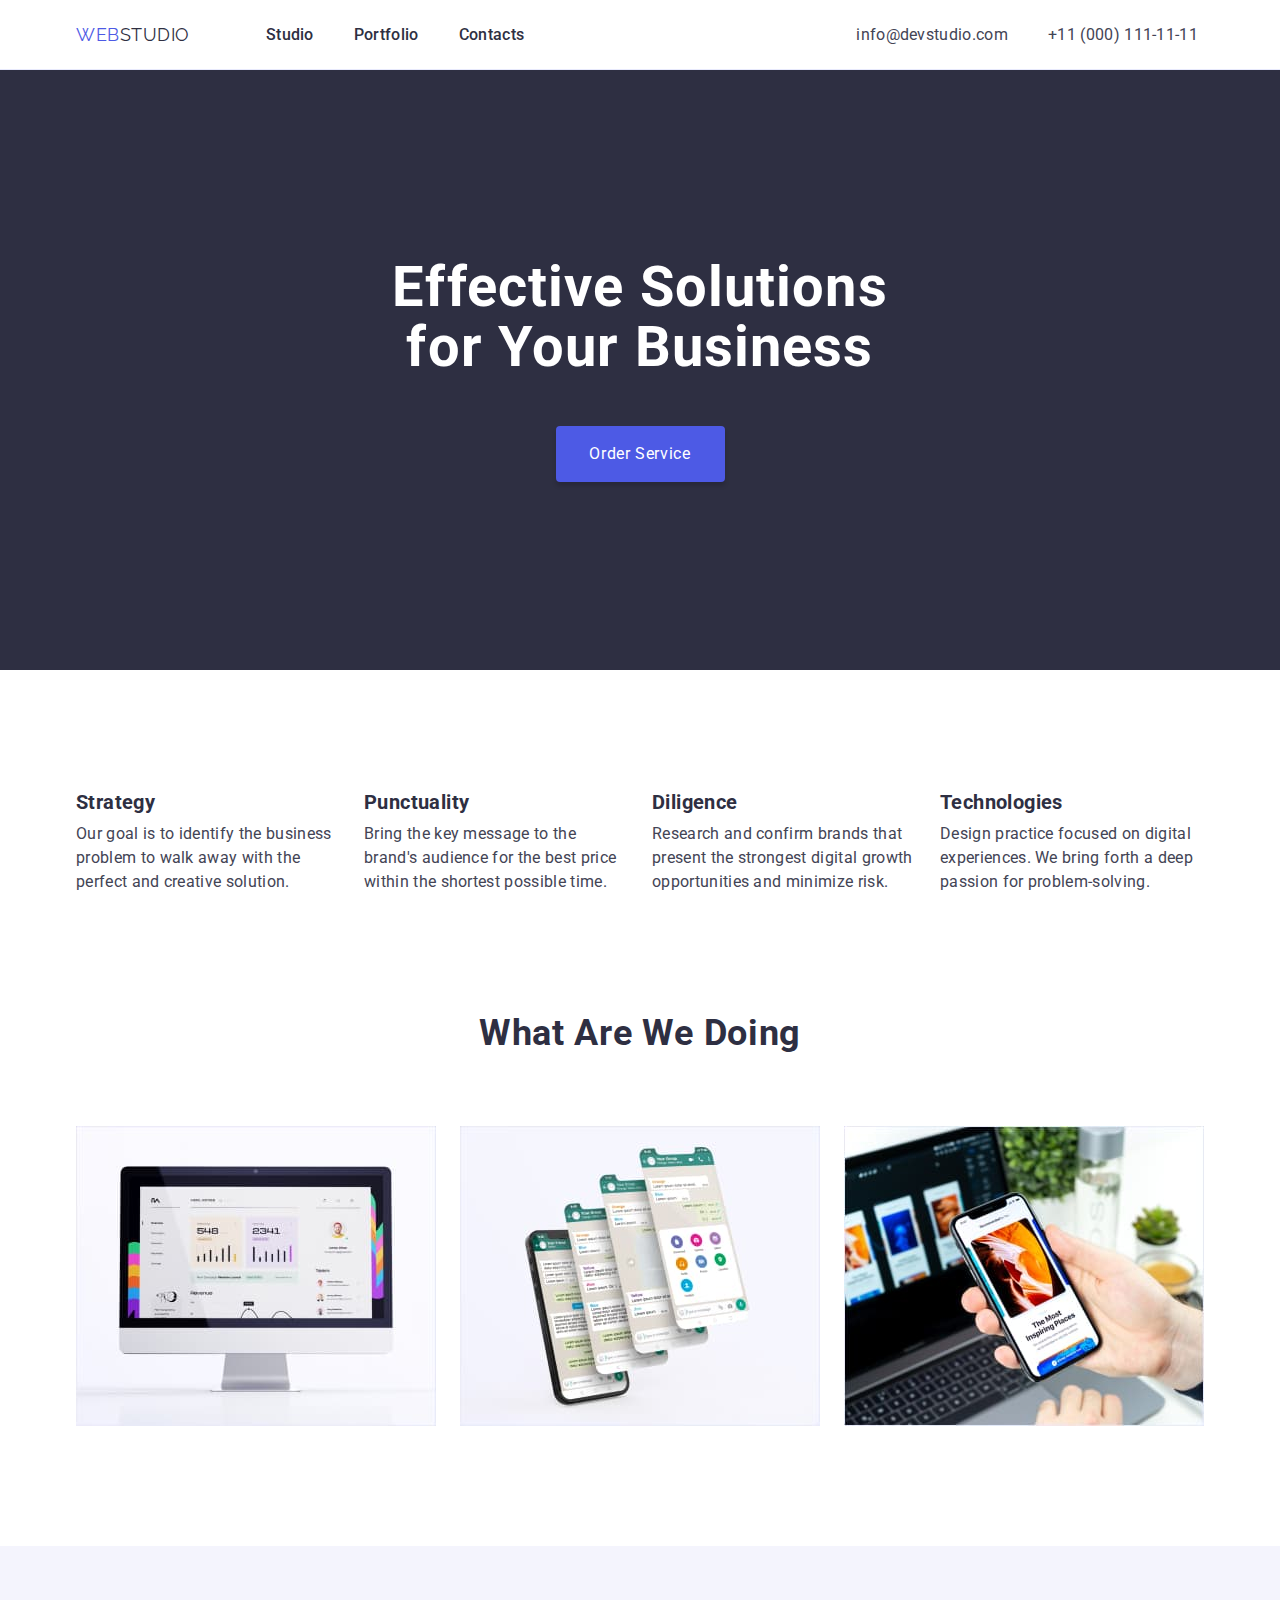
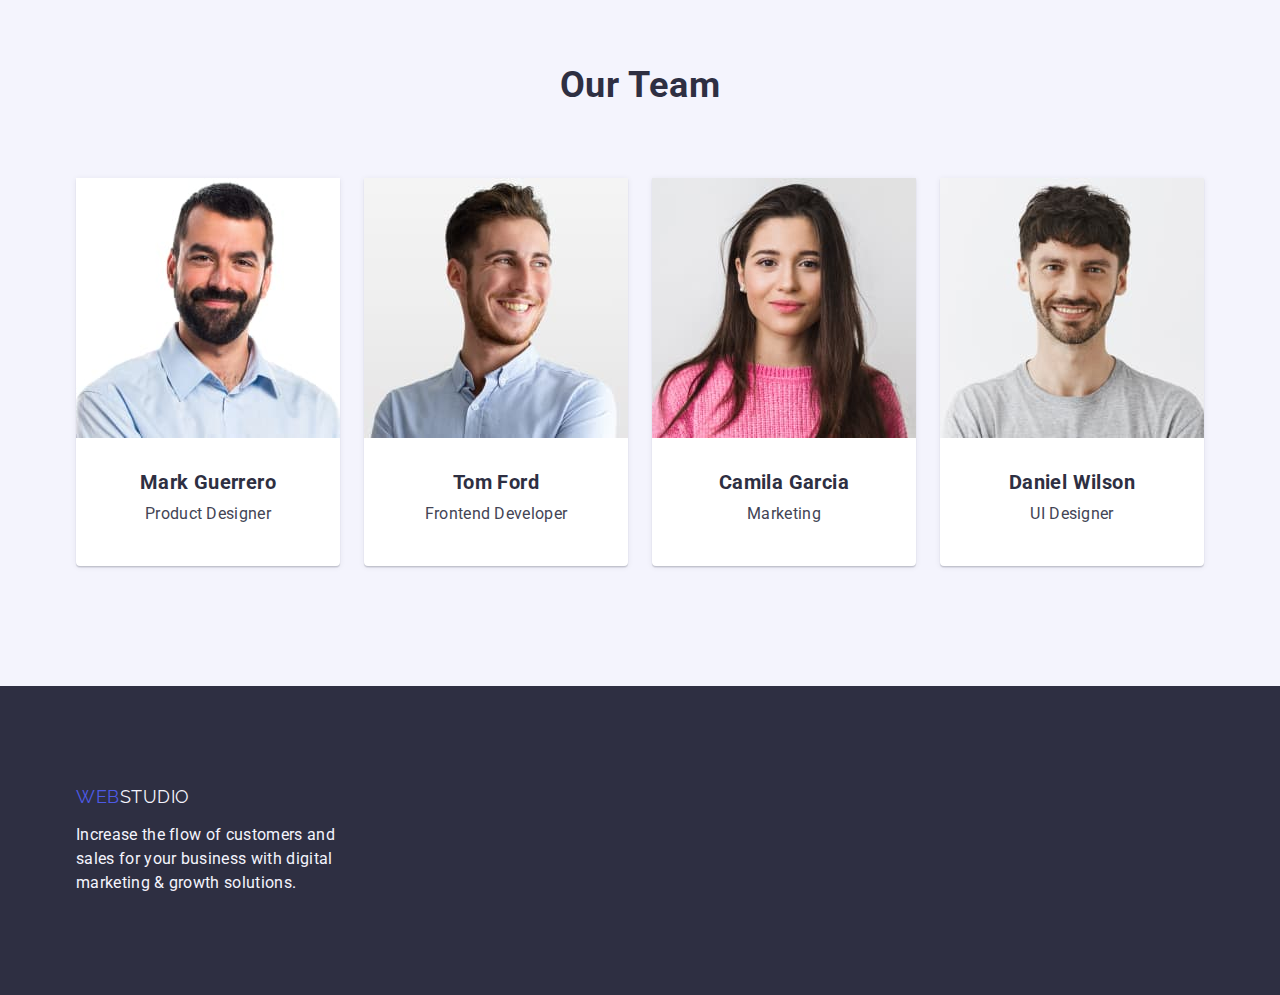
<file: index.html>
<!DOCTYPE html>
<html lang="en">
  <head>
    <meta charset="UTF-8" />
    <meta http-equiv="X-UA-Compatible" content="IE=edge" />
    <meta name="viewport" content="width=device-width, initial-scale=1.0" />
    <title>Web-studio</title>
    <link rel="preconnect" href="https://fonts.googleapis.com" />
    <link rel="preconnect" href="https://fonts.gstatic.com" crossorigin />
    <link
      href="https://fonts.googleapis.com/css2?family=Raleway:wght@800&family=Roboto:wght@400;500;700;900&display=swap"
      rel="stylesheet"
    />
    <link
      rel="stylesheet"
      href="https://cdnjs.cloudflare.com/ajax/libs/modern-normalize/2.0.0/modern-normalize.min.css"
    />
    <link rel="stylesheet" href="./css/styles.css" />
  </head>

  <body>
    <!-- header -->
    <header class="page-header">
      <div class="container header-container">
        <nav class="menu">
          <a class="link logo" href="./index.html"
            >Web<span class="logo-part">Studio</span></a
          >
          <ul class="list navigation">
            <li><a class="link menu-nav" href="./index.html">Studio</a></li>
            <li>
              <a class="link menu-nav" href="./portfolio.html">Portfolio</a>
            </li>
            <li><a class="link menu-nav" href="">Contacts</a></li>
          </ul>
        </nav>
        <address>
          <ul class="list contacts">
            <li>
              <a class="link contact-item" href="mailto:info@devstudio.com"
                >info@devstudio.com</a
              >
            </li>
            <li>
              <a class="link contact-item" href="tel:+110001111111">
                +11 (000) 111-11-11</a
              >
            </li>
          </ul>
        </address>
      </div>
    </header>

    <!-- main -->
    <main>
      <!-- section hero -->
      <section class="hero">
        <div class="container hero-container">
          <h1 class="hero-title">Effective Solutions for Your Business</h1>
          <button class="button" type="button">Order Service</button>
        </div>
      </section>

      <!-- section 2 -->
      <section class="section">
        <div class="container">
          <h2 class="features-main-title" hidden>Features</h2>
          <ul class="list features-list">
            <li class="item">
              <h3 class="features-title">Strategy</h3>
              <p class="features-descr">
                Our goal is to identify the business problem to walk away with
                the perfect and creative solution.
              </p>
            </li>
            <li class="item">
              <h3 class="features-title">Punctuality</h3>
              <p class="features-descr">
                Bring the key message to the brand's audience for the best price
                within the shortest possible time.
              </p>
            </li>
            <li class="item">
              <h3 class="features-title">Diligence</h3>
              <p class="features-descr">
                Research and confirm brands that present the strongest digital
                growth opportunities and minimize risk.
              </p>
            </li>
            <li class="item">
              <h3 class="features-title">Technologies</h3>
              <p class="features-descr">
                Design practice focused on digital experiences. We bring forth a
                deep passion for problem-solving.
              </p>
            </li>
          </ul>
        </div>
      </section>

      <!-- section 3 -->
      <section class="wawd">
        <div class="container">
          <h2 class="wawd-title">What are we doing</h2>
          <ul class="list wawd-list">
            <li class="wawd-item">
              <img
                src="./images/wawd-1.jpg"
                alt="Desktop sites"
                width="360"
                height="300"
              />
            </li>
            <li class="wawd-item">
              <img
                src="./images/wawd-2.jpg"
                alt="Mobile applications"
                width="360"
                height="300"
              />
            </li>
            <li class="wawd-item">
              <img
                src="./images/wawd-3.jpg"
                alt="Mobile sites"
                width="360"
                height="300"
              />
            </li>
          </ul>
        </div>
      </section>

      <!-- section 4 -->
      <section class="our-team section">
        <div class="container">
          <h2 class="our-team-title">Our Team</h2>
          <ul class="list our-team-list">
            <li class="our-team-item">
              <img
                src="./images/ot-1.jpg"
                alt="Mark Guerrero"
                width="264"
                height="260"
              />
              <div class="our-team-card">
                <h3 class="our-team-name">Mark Guerrero</h3>
                <p class="our-team-work">Product Designer</p>
                <!-- <ul class="list our-team-networks">
                  <li>
                    <a href=""
                      ><img src="./images/networks-1.svg" alt="instagram"
                    /></a>
                  </li>
                  <li>
                    <a href=""
                      ><img src="./images/networks-2.svg" alt="twiter"
                    /></a>
                  </li>
                  <li>
                    <a href=""
                      ><img src="./images/networks-3.svg" alt="facebook"
                    /></a>
                  </li>
                  <li>
                    <a href=""
                      ><img src="./images/networks-4.svg" alt="linkedin"
                    /></a>
                  </li>
                </ul> -->
              </div>
            </li>

            <li class="our-team-item">
              <img
                src="./images/ot-2.jpg"
                alt="Tom Ford"
                width="264"
                height="260"
              />
              <div class="our-team-card">
                <h3 class="our-team-name">Tom Ford</h3>
                <p class="our-team-work">Frontend Developer</p>
                <!-- <ul class="list our-team-networks">
                  <li>
                    <a href=""
                      ><img src="./images/networks-1.svg" alt="instagram"
                    /></a>
                  </li>
                  <li>
                    <a href=""
                      ><img src="./images/networks-2.svg" alt="twiter"
                    /></a>
                  </li>
                  <li>
                    <a href=""
                      ><img src="./images/networks-3.svg" alt="facebook"
                    /></a>
                  </li>
                  <li>
                    <a href=""
                      ><img src="./images/networks-4.svg" alt="linkedin"
                    /></a>
                  </li>
                </ul> -->
              </div>
            </li>

            <li class="our-team-item">
              <img
                src="./images/ot-3.jpg"
                alt="Camila Garcia"
                width="264"
                height="260"
              />
              <div class="our-team-card">
                <h3 class="our-team-name">Camila Garcia</h3>
                <p class="our-team-work">Marketing</p>
                <!-- <ul class="list our-team-networks">
                  <li>
                    <a href=""
                      ><img src="./images/networks-1.svg" alt="instagram"
                    /></a>
                  </li>
                  <li>
                    <a href=""
                      ><img src="./images/networks-2.svg" alt="twiter"
                    /></a>
                  </li>
                  <li>
                    <a href=""
                      ><img src="./images/networks-3.svg" alt="facebook"
                    /></a>
                  </li>
                  <li>
                    <a href=""
                      ><img src="./images/networks-4.svg" alt="linkedin"
                    /></a>
                  </li>
                </ul> -->
              </div>
            </li>

            <li class="our-team-item">
              <img
                src="./images/ot-4.jpg"
                alt="Daniel Wilson"
                width="264"
                height="260"
              />
              <div class="our-team-card">
                <h3 class="our-team-name">Daniel Wilson</h3>
                <p class="our-team-work">UI Designer</p>
                <!-- <ul class="list our-team-networks">
                  <li>
                    <a href=""
                      ><img src="./images/networks-1.svg" alt="instagram"
                    /></a>
                  </li>
                  <li>
                    <a href=""
                      ><img src="./images/networks-2.svg" alt="twiter"
                    /></a>
                  </li>
                  <li>
                    <a href=""
                      ><img src="./images/networks-3.svg" alt="facebook"
                    /></a>
                  </li>
                  <li>
                    <a href=""
                      ><img src="./images/networks-4.svg" alt="linkedin"
                    /></a>
                  </li>
                </ul> -->
              </div>
            </li>
          </ul>
        </div>
      </section>
    </main>

    <!-- footer -->
    <footer class="footer">
      <div class="container">
        <a class="link logo" href="./index.html"
          >Web<span class="logo-part-footer">Studio</span></a
        >
        <p class="footer-descr">
          Increase the flow of customers and sales for your business with
          digital marketing & growth solutions.
        </p>
      </div>
    </footer>
  </body>
</html>
</file>
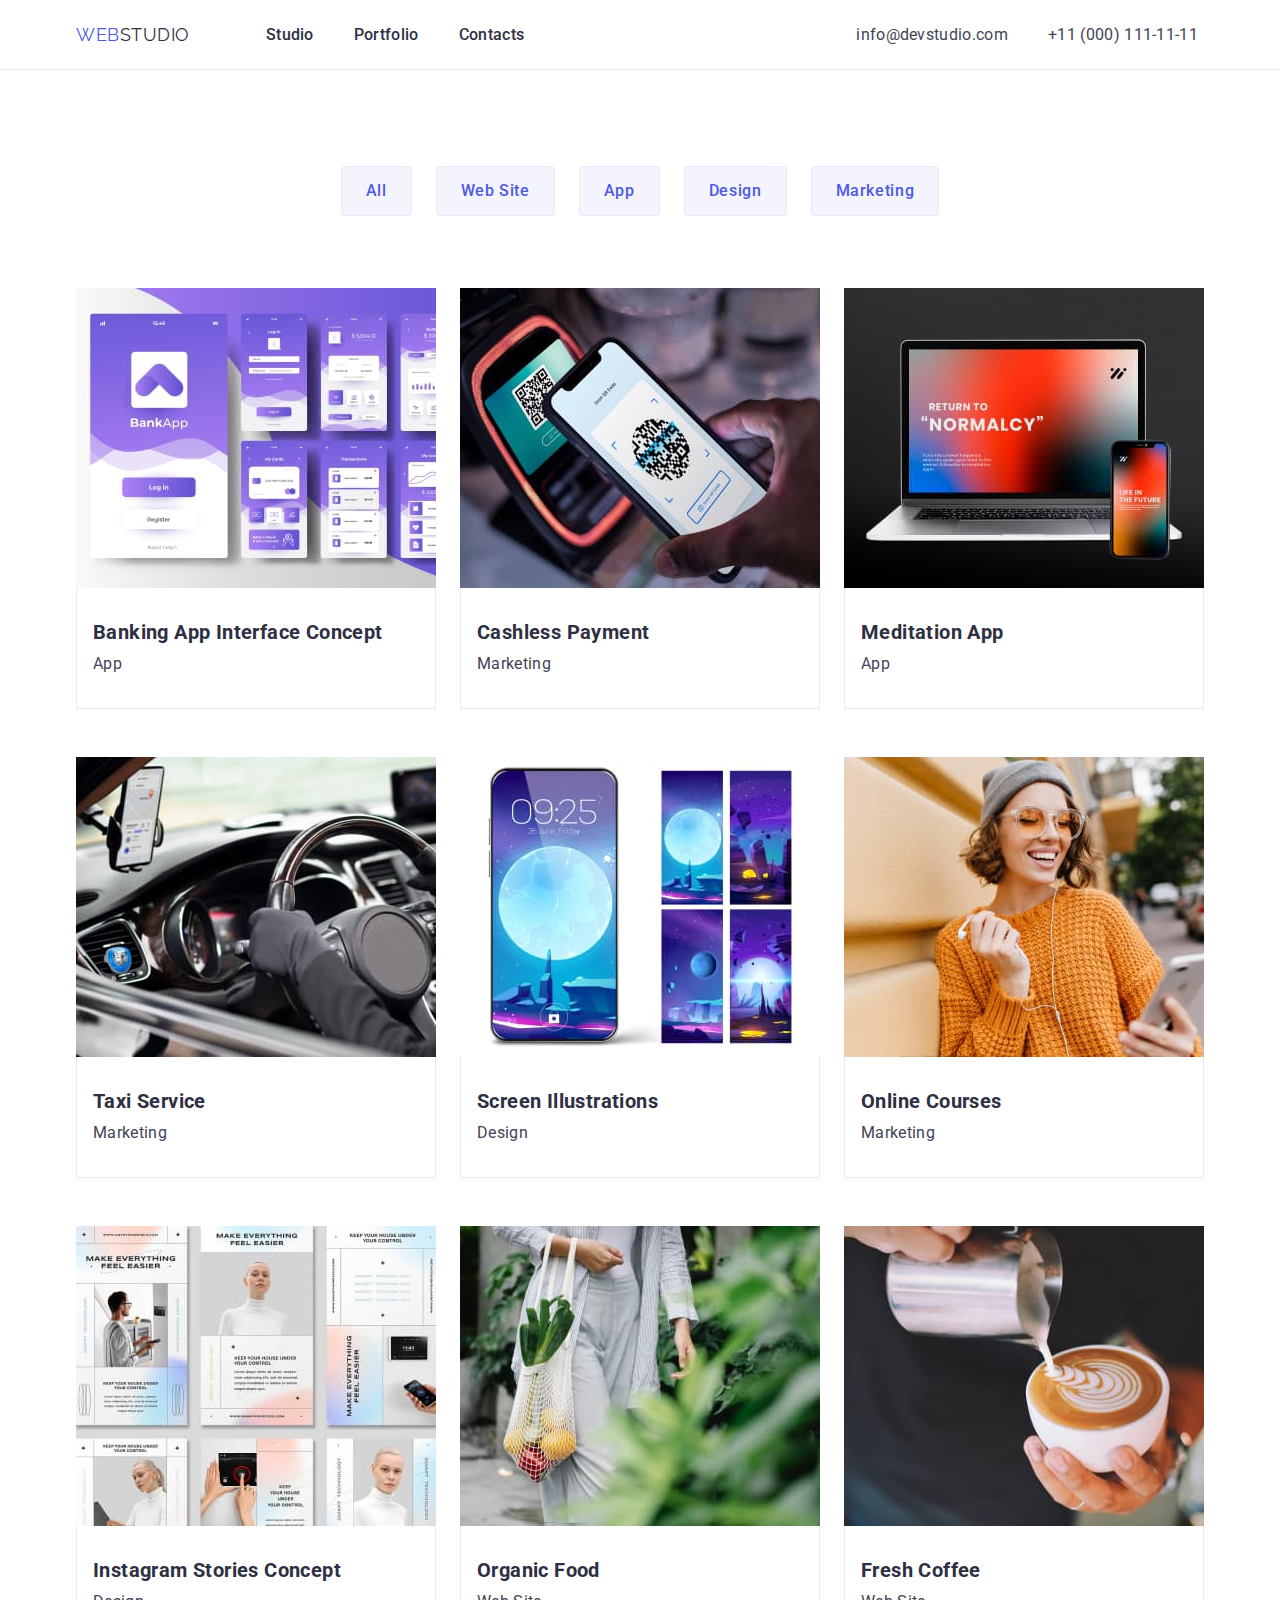
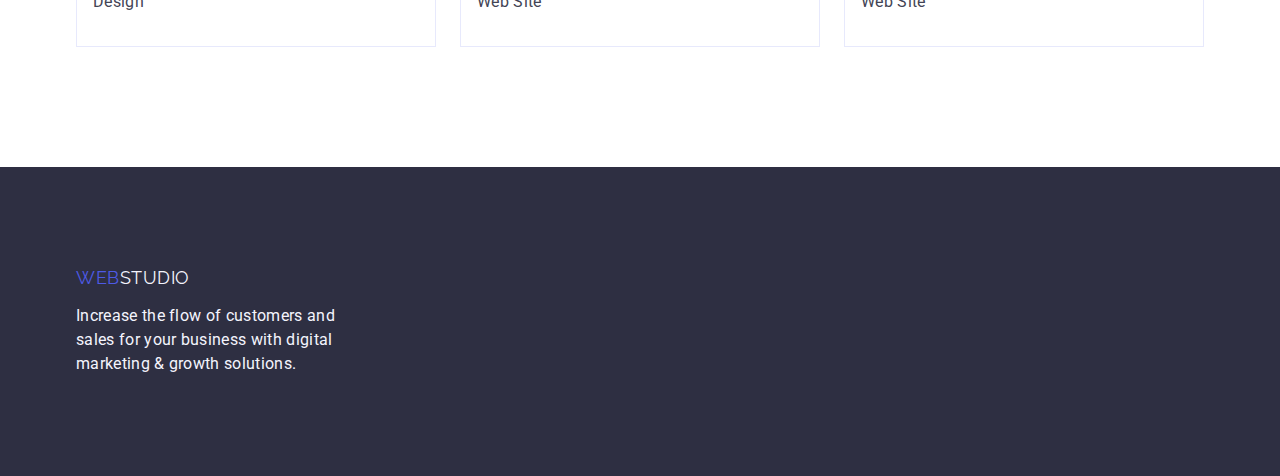
<file: portfolio.html>
<!DOCTYPE html>
<html lang="en">
  <head>
    <meta charset="UTF-8" />
    <meta http-equiv="X-UA-Compatible" content="IE=edge" />
    <meta name="viewport" content="width=device-width, initial-scale=1.0" />
    <title>Portfolio</title>
    <link rel="preconnect" href="https://fonts.googleapis.com" />
    <link rel="preconnect" href="https://fonts.gstatic.com" crossorigin />
    <link
      href="https://fonts.googleapis.com/css2?family=Raleway:wght@800&family=Roboto:wght@400;500;700;900&display=swap"
      rel="stylesheet"
    />
    <link
      rel="stylesheet"
      href="https://cdnjs.cloudflare.com/ajax/libs/modern-normalize/2.0.0/modern-normalize.min.css"
    />
    <link rel="stylesheet" href="./css/styles.css" />
  </head>

  <body>
    <!-- header -->
    <header class="page-header">
      <div class="container header-container">
        <nav class="menu">
          <a class="link logo" href="./index.html"
            >Web<span class="logo-part">Studio</span></a
          >
          <ul class="list navigation">
            <li><a class="link menu-nav" href="./index.html">Studio</a></li>
            <li>
              <a class="link menu-nav" href="./portfolio.html">Portfolio</a>
            </li>
            <li><a class="link menu-nav" href="">Contacts</a></li>
          </ul>
        </nav>
        <address>
          <ul class="list contacts">
            <li>
              <a class="link contact-item" href="mailto:info@devstudio.com"
                >info@devstudio.com</a
              >
            </li>
            <li>
              <a class="link contact-item" href="tel:+110001111111">
                +11 (000) 111-11-11</a
              >
            </li>
          </ul>
        </address>
      </div>
    </header>

    <!-- main -->
    <main>
      <section class="examples">
        <div class="container examples-container">
          <h1 hidden>Examples of work</h1>
          <ul class="list filter-list">
            <li class="filter">
              <button class="portfolio-filter" type="button">All</button>
            </li>
            <li class="filter">
              <button class="portfolio-filter" type="button">Web Site</button>
            </li>
            <li class="filter">
              <button class="portfolio-filter" type="button">App</button>
            </li>
            <li class="filter">
              <button class="portfolio-filter" type="button">Design</button>
            </li>
            <li class="filter">
              <button class="portfolio-filter" type="button">Marketing</button>
            </li>
          </ul>

          <ul class="list examples-list">
            <li class="examples-item">
              <a class="link" href="">
                <img
                  src="./images/portfolio/pex-1.jpg"
                  alt="mobile app"
                  width="360"
                  height="300"
                />
                <div class="card">
                  <h2 class="examles-title">Banking App Interface Concept</h2>
                  <p class="examples-descr">App</p>
                </div>
              </a>
            </li>

            <li class="examples-item">
              <a class="link" href="">
                <img
                  src="./images/portfolio/pex-2.jpg"
                  alt="phone with qr-code"
                  width="360"
                  height="300"
                />
                <div class="card">
                  <h2 class="examles-title">Cashless Payment</h2>
                  <p class="examples-descr">Marketing</p>
                </div>
              </a>
            </li>

            <li class="examples-item">
              <a class="link" href="">
                <img
                  src="./images/portfolio/pex-3.jpg"
                  alt="laptop and phone"
                  width="360"
                  height="300"
                />
                <div class="card">
                  <h2 class="examles-title">Meditation App</h2>
                  <p class="examples-descr">App</p>
                </div>
              </a>
            </li>

            <li class="examples-item">
              <a class="link" href="">
                <img
                  src="./images/portfolio/pex-4.jpg"
                  alt="car inside"
                  width="360"
                  height="300"
                />
                <div class="card">
                  <h2 class="examles-title">Taxi Service</h2>
                  <p class="examples-descr">Marketing</p>
                </div>
              </a>
            </li>

            <li class="examples-item">
              <a class="link" href="">
                <img
                  src="./images/portfolio/pex-5.jpg"
                  alt="phone screen"
                  width="360"
                  height="300"
                />
                <div class="card">
                  <h2 class="examles-title">Screen Illustrations</h2>
                  <p class="examples-descr">Design</p>
                </div>
              </a>
            </li>

            <li class="examples-item">
              <a class="link" href="">
                <img
                  src="./images/portfolio/pex-6.jpg"
                  alt="girl with phone"
                  width="360"
                  height="300"
                />
                <div class="card">
                  <h2 class="examles-title">Online Courses</h2>
                  <p class="examples-descr">Marketing</p>
                </div>
              </a>
            </li>

            <li class="examples-item">
              <a class="link" href="">
                <img
                  src="./images/portfolio/pex-7.jpg"
                  alt="instagram stories"
                  width="360"
                  height="300"
                />
                <div class="card">
                  <h2 class="examles-title">Instagram Stories Concept</h2>
                  <p class="examples-descr">Design</p>
                </div>
              </a>
            </li>

            <li class="examples-item">
              <a class="link" href="">
                <img
                  src="./images/portfolio/pex-8.jpg"
                  alt="food"
                  width="360"
                  height="300"
                />
                <div class="card">
                  <h2 class="examles-title">Organic Food</h2>
                  <p class="examples-descr">Web Site</p>
                </div>
              </a>
            </li>

            <li class="examples-item">
              <a class="link" href="">
                <img
                  src="./images/portfolio/pex-9.jpg"
                  alt="cup of coffee"
                  width="360"
                  height="300"
                />
                <div class="card">
                  <h2 class="examles-title">Fresh Coffee</h2>
                  <p class="examples-descr">Web Site</p>
                </div>
              </a>
            </li>
          </ul>
        </div>
      </section>
    </main>

    <!-- footer -->
    <footer class="footer">
      <div class="container">
        <a class="link logo" href="./index.html"
          >Web<span class="logo-part-footer">Studio</span></a
        >
        <p class="footer-descr">
          Increase the flow of customers and sales for your business with
          digital marketing & growth solutions.
        </p>
      </div>
    </footer>
  </body>
</html>
</file>
<file: css/styles.css>
:root {
    --accent-color-text: #4D5AE5;
    --second-accent-color-text: #404BBF;
    --main-color-text: #434455;
    --second-color-text: #2E2F42;
}

body {
    font-family: 'Roboto', sans-serif;
    font-size: 16px;
    color: var(--main-color-text);
    background-color: #FFFFFF;
}

h1,
h2,
h3,
h4,
p {
    margin-top: 0;
    margin-bottom: 0;
}

ul,
ol {
    margin-top: 0;
    margin-bottom: 0;
    padding-left: 0;

}

img {
    display: block;
}

.list {
    list-style: none;
}

.link {
    text-decoration: none;
}

.container {
    width: 1158px;
    margin-left: auto;
    margin-right: auto;
    padding: 0 15px;
}

.section {
    padding: 120px 0;
}


/* ====================================== HEADER =========================================== */
.page-header {
    border-bottom: 1px solid #E7E9FC;
}

.header-container {
    display: flex;
    align-items: center;

}

.menu {
    display: flex;
    align-items: center;
}


.logo {
    padding: 24px 0;
    margin-right: 76px;
    font-family: 'Raleway', sans-serif;
    color: var(--accent-color-text);
    font-size: 18px;
    line-height: 1.17;
    letter-spacing: 0.03em;
    text-transform: uppercase;
}

.logo-part {
    color: var(--second-color-text);
}

.navigation {
    display: flex;
    align-items: center;
    gap: 40px;
    margin-right: 332px;
}

.menu-nav {
    padding: 24px 0;
    font-weight: 500;
    line-height: 1.5;
    letter-spacing: 0.02em;
    color: var(--second-color-text);
}

.menu-nav:hover,
.menu-nav:focus {
    color: var(--second-accent-color-text);
}

.contacts {
    display: flex;
    align-items: center;
    font-style: normal;
    gap: 40px;
}

.contact-item {
    line-height: 1.5;
    letter-spacing: 0.02em;
    color: inherit;
}

.contact-item:hover,
.contact-item:focus {
    color: var(--second-accent-color-text);
}

/* ===================================== MAIN ===================================*/

.hero {
    background-color: var(--second-color-text);
    text-align: center;
    padding: 188px 0
}


.hero-title {
    max-width: 496px;
    margin-right: auto;
    margin-left: auto;
    margin-bottom: 48px;
    font-size: 56px;
    line-height: 1.07;
    text-align: center;
    letter-spacing: 0.02em;
    color: #FFFFFF;
}

.button {
    display: block;
    margin-right: auto;
    margin-left: auto;
    min-width: 169px;
    padding: 16px 32px;
    border: none;
    box-shadow: 0px 4px 4px rgba(0, 0, 0, 0.15);
    border-radius: 4px;
    font-family: 'Roboto', sans-serif;
    font-size: inherit;
    line-height: 1.5;
    letter-spacing: 0.04em;
    color: #FFFFFF;
    background-color: var(--accent-color-text);
    cursor: pointer;
}

.button:hover,
.button:focus {
    background-color: var(--second-accent-color-text);
}



.features-list {
    display: flex;
    gap: 24px;
}

.features-list > .item {
    width: calc((100% - 72px) / 4);
}
.features-title {
    margin-bottom: 8px;
    font-size: 20px;
    line-height: 1.2;
    letter-spacing: 0.02em;
    color: var(--second-color-text)
}

.features-descr {
    line-height: 1.5;
    letter-spacing: 0.02em;
    color: var(--main-color-text);
}

.wawd {
    padding-bottom: 120px;
}

.wawd-list {
    display: flex;
    gap: 24px;
}

.wawd-item {
    width: calc((100% - 48px) / 3);
}

.wawd-title {
    margin-bottom: 72px;
    color: var(--second-color-text);
    font-size: 36px;
    line-height: 1.11;
    text-align: center;
    letter-spacing: 0.02em;
    text-transform: capitalize;
}

.our-team-list {
    display: flex;
    gap: 24px;
}

.our-team {
    background: #F4F4FD;
}

.our-team-title {
    margin-bottom: 72px;
    font-size: 36px;
    line-height: 1.11;
    text-align: center;
    letter-spacing: 0.02em;
    text-transform: capitalize;
    color: var(--second-color-text);
}

.our-team-item {
    width: calc((100% - 72px) / 4);
    background-color: #FFFFFF;
    box-shadow: 0px 1px 6px rgba(46, 47, 66, 0.08), 0px 1px 1px rgba(46, 47, 66, 0.16), 0px 2px 1px rgba(46, 47, 66, 0.08);
    border-radius: 0px 0px 4px 4px;
}

.our-team-name {
    margin-bottom: 8px;
    font-size: 20px;
    line-height: 1.2;
    text-align: center;
    letter-spacing: 0.02em;
    color: var(--second-color-text);
}

.our-team-work {
    margin-bottom: 8px;
    line-height: 1.5;
    text-align: center;
    letter-spacing: 0.02em;
    color: var(--main-color-text);
}

.our-team-card {
    padding-top: 32px;
    padding-bottom: 32px;
    padding-left: 16px;
    padding-right: 16px;
}

/* .our-team-networks {
    display: flex;
    justify-content: center;
    column-gap: 24px;
} */

/* Portfolio-main */

.examples {
    padding-top: 96px;
    padding-bottom: 120px;
}

.filter-list {
    display: flex;
    margin-bottom: 72px;
    justify-content: center;
    align-items: center;
    gap: 24px;
}

.portfolio-filter {
    padding: 12px 24px;
    border: 1px solid #E7E9FC;
    border-radius: 4px;
    background: #F4F4FD;
    font-family: 'Roboto', sans-serif;
    text-align: center;
    font-weight: 500;
    font-size: 16px;
    line-height: 1.5;
    letter-spacing: 0.04em;
    color: var(--accent-color-text);
    cursor: pointer;
}

.portfolio-filter:hover,
.portfolio-filter:focus {
    background-color: var(--second-accent-color-text);
    color: #FFFFFF;
    border: 1px solid transparent;
}


.examples-list {
    padding: 0;
    margin: 0;
    display: flex;
    flex-wrap: wrap;

    column-gap: 24px;
    row-gap: 48px;
}

.examples-item {
    flex-basis: calc((100% - 48px) / 3);

}

.card {
    padding: 32px 16px;
    border-bottom: 1px solid #E7E9FC;
    border-right: 1px solid #E7E9FC;
    border-left: 1px solid #E7E9FC;
}


.examles-title {
    margin-bottom: 8px;
    font-size: 20px;
    line-height: 1.2;
    letter-spacing: 0.02em;
    color: var(--second-color-text);
}

.examples-descr {
    font-size: 16px;
    line-height: 1.5;
    letter-spacing: 0.02em;
    color: var(--main-color-text)
}


/* =================================== FOOTER =========================================*/

.footer {
    background-color: var(--second-color-text);
    padding-top: 100px;
    padding-bottom: 100px;
}

.footer a {
    display: inline-block;
    margin-bottom: 16px;
    padding: 0;
}

.logo-part-footer {
    color: #F4F4FD;
}

.footer-descr {
    max-width: 264px;
    line-height: 1.5;
    letter-spacing: 0.02em;
    color: #F4F4FD;
}
</file>
